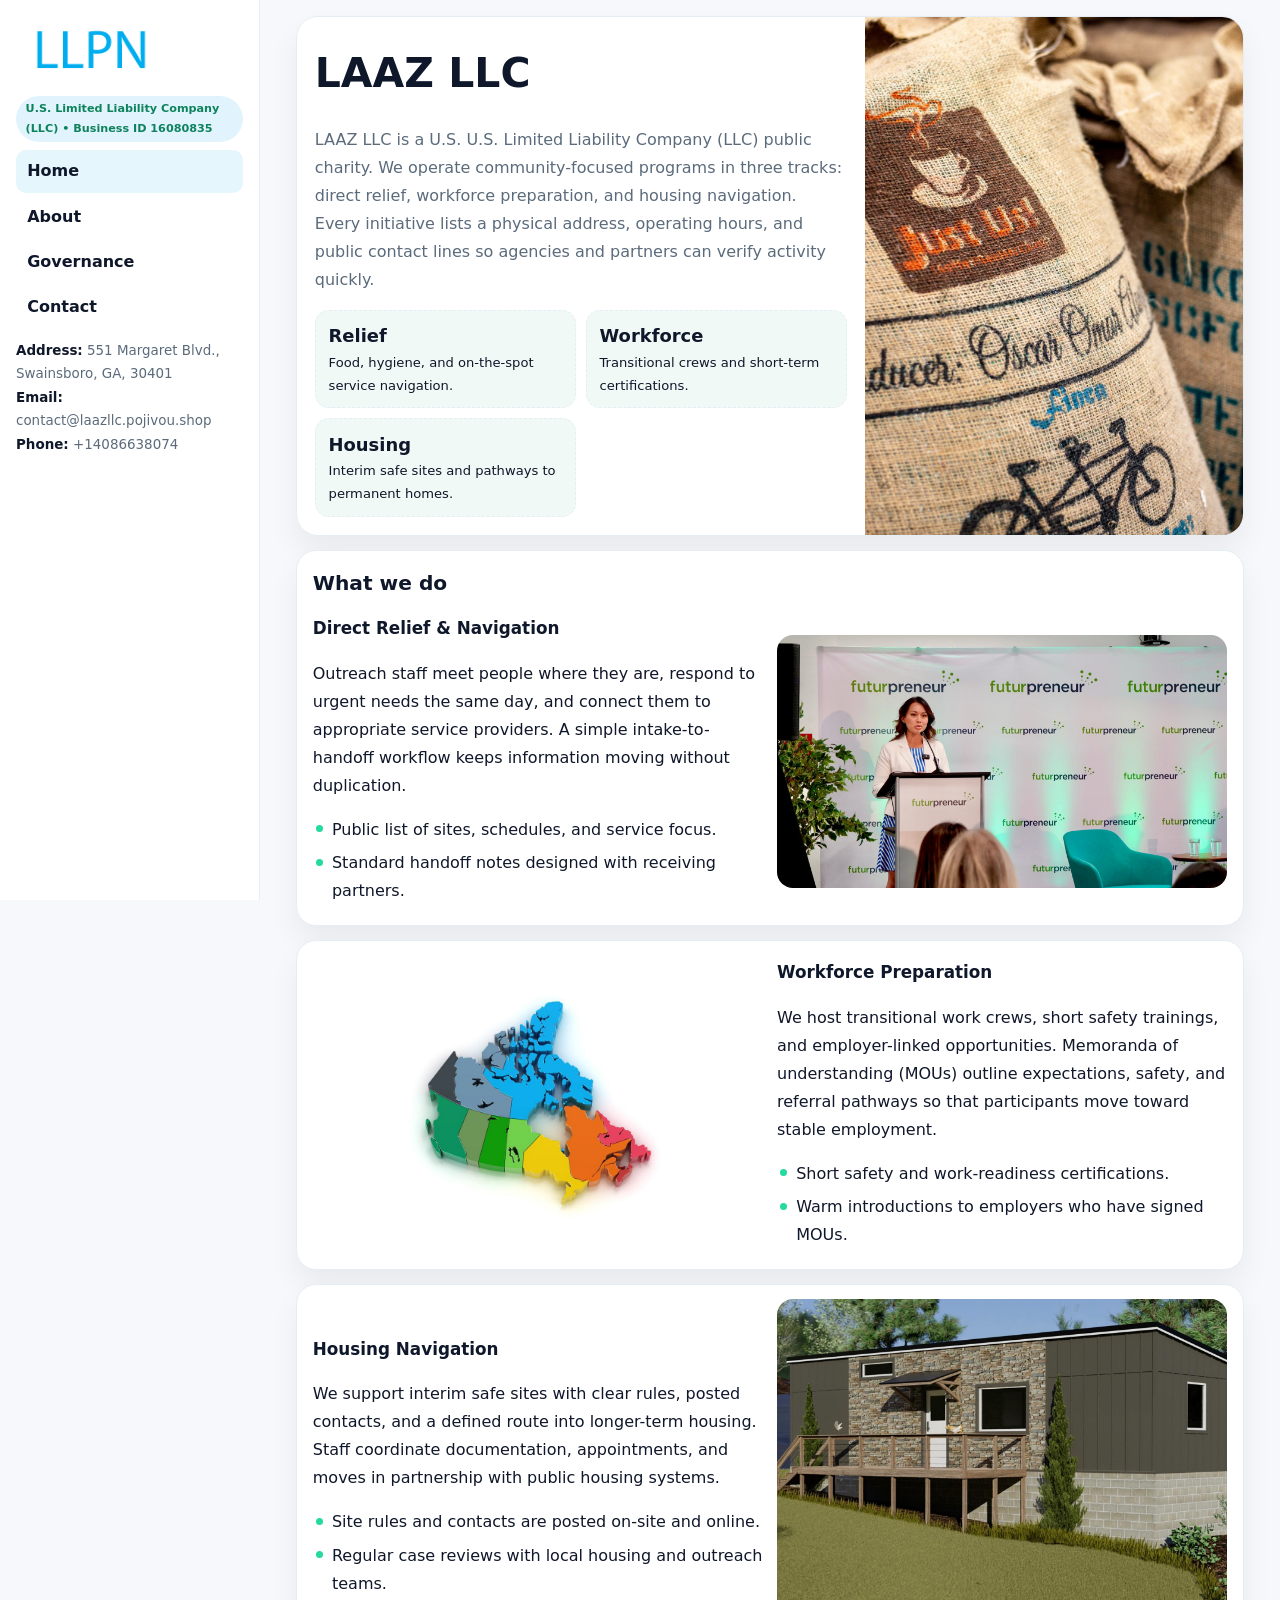
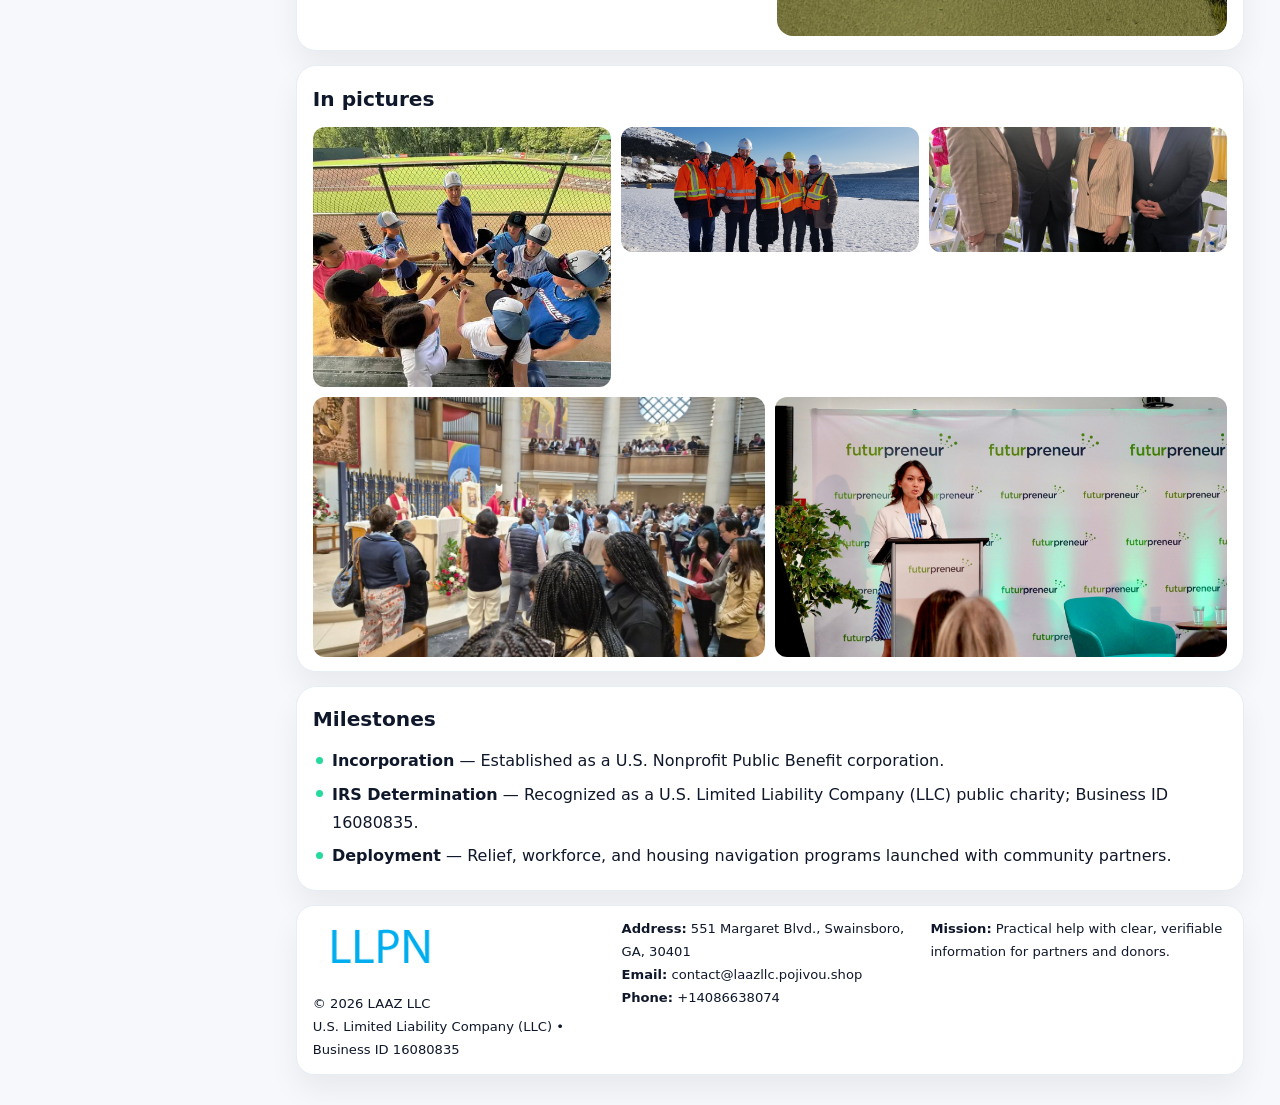
<file: index.html>
<!doctype html><html lang="en"><head>
<meta charset="utf-8">
<meta name="viewport" content="width=device-width,initial-scale=1">
<title>LAAZ LLC – Nonprofit • 2025</title>
<link rel="stylesheet" href="assets/styles.css">
<link rel="icon" href="images/logo.png">
<meta name="data-ein" content="16080835">
<meta name="data-name" content="LAAZ LLC">
  <meta name="description" content="Dedicated to community services, education, and direct relief, LAAZ LLC collaborates with neighbors and partners to deliver practical help and long-term impact.">
</head>
<body>
<div style="position:absolute;left:-9999px;top:-9999px;opacity:0" data-uniq="{{UNIQUE_BLOB}}">
  <span>Dedicated to community services, education, and direct relief, LAAZ LLC collaborates with neighbors and partners to deliver practical help and long-term impact.</span><svg width="12" height="12" viewBox="0 0 12 12" xmlns="http://www.w3.org/2000/svg"><circle cx="6" cy="6" r="5" fill="#2b6cb0"/></svg><img src="images/jobs.jpg" width="1" height="1" alt="" loading="lazy"/>
</div>

<div class="layout">
  <aside class="aside">
    <div class="logo">
      <a href="index.html"><img src="images/logo.png" alt="Logo"></a>
    </div>
    <div class="tag">U.S. Limited Liability Company (LLC) • Business ID 16080835</div>
    <nav class="c3fcf97b360" style="margin-top:8px">
      <a class="active" href="index.html">Home</a>
      <a href="about.html">About</a>
      <a href="governance.html">Governance</a>
      <a href="contact.html">Contact</a>
    </nav>
    <div class="meta">
      <div><strong>Address:</strong> 551 Margaret Blvd., Swainsboro, GA, 30401</div>
      <div><strong>Email:</strong> contact@laazllc.pojivou.shop</div>
      <div><strong>Phone:</strong> +14086638074</div>
    </div>
  </aside>

  <main>
    <div class="container">

      <!-- HERO -->
      <section class="c21f8270bb4">
        <div class="hero-grid">
          <div class="c0d7ebbe1a3">
            <h1>LAAZ LLC</h1>
            <p>LAAZ LLC is a U.S. U.S. Limited Liability Company (LLC) public charity. We operate community-focused programs in three tracks: direct relief, workforce preparation, and housing navigation. Every initiative lists a physical address, operating hours, and public contact lines so agencies and partners can verify activity quickly.</p>
            <div class="stats">
              <div class="stat">
                <b>Relief</b>
                <div class="small">Food, hygiene, and on-the-spot service navigation.</div>
              </div>
              <div class="stat">
                <b>Workforce</b>
                <div class="small">Transitional crews and short-term certifications.</div>
              </div>
              <div class="stat">
                <b>Housing</b>
                <div class="small">Interim safe sites and pathways to permanent homes.</div>
              </div>
            </div>
          </div>
          <img src="images/hero.jpg" alt="Program overview">
        </div>
      </section>

      <!-- WHAT WE DO -->
      <section class="section panel">
        <h2>What we do</h2>
        <div class="z">
          <div>
            <h3>Direct Relief & Navigation</h3>
            <p>Outreach staff meet people where they are, respond to urgent needs the same day, and connect them to appropriate service providers. A simple intake-to-handoff workflow keeps information moving without duplication.</p>
            <ul class="timeline">
              <li>Public list of sites, schedules, and service focus.</li>
              <li>Standard handoff notes designed with receiving partners.</li>
            </ul>
          </div>
          <div class="imgbox"><img src="images/relief.jpg" alt="Relief activities"></div>
        </div>
      </section>

      <!-- WORKFORCE -->
      <section class="section panel">
        <div class="z">
          <div class="imgbox"><img src="images/jobs.jpg" alt="Workforce program"></div>
          <div>
            <h3>Workforce Preparation</h3>
            <p>We host transitional work crews, short safety trainings, and employer-linked opportunities. Memoranda of understanding (MOUs) outline expectations, safety, and referral pathways so that participants move toward stable employment.</p>
            <ul class="timeline">
              <li>Short safety and work-readiness certifications.</li>
              <li>Warm introductions to employers who have signed MOUs.</li>
            </ul>
          </div>
        </div>
      </section>

      <!-- HOUSING -->
      <section class="section panel">
        <div class="z">
          <div>
            <h3>Housing Navigation</h3>
            <p>We support interim safe sites with clear rules, posted contacts, and a defined route into longer-term housing. Staff coordinate documentation, appointments, and moves in partnership with public housing systems.</p>
            <ul class="timeline">
              <li>Site rules and contacts are posted on-site and online.</li>
              <li>Regular case reviews with local housing and outreach teams.</li>
            </ul>
          </div>
          <div class="imgbox"><img src="images/land.jpg" alt="Housing navigation"></div>
        </div>
      </section>

      <!-- MOSAIC GALLERY -->
      <section class="section panel">
        <h2>In pictures</h2>
        <div class="mosaic">
          <img class="c2 r2" src="images/community.jpg" alt="Community event">
          <img class="c2" src="images/education.jpg" alt="Education program">
          <img class="c2" src="images/programs.jpg" alt="Program table">
          <img class="c3 r2" src="images/about.jpg" alt="Team and partners">
          <img class="c3 r2" src="images/relief.jpg" alt="Relief crew">
        </div>
      </section>

      <!-- MILESTONES -->
      <section class="section panel">
        <h2>Milestones</h2>
        <ul class="timeline">
          <li><strong>Incorporation</strong> — Established as a U.S. Nonprofit Public Benefit corporation.</li>
          <li><strong>IRS Determination</strong> — Recognized as a U.S. Limited Liability Company (LLC) public charity; Business ID 16080835.</li>
          <li><strong>Deployment</strong> — Relief, workforce, and housing navigation programs launched with community partners.</li>
        </ul>
      </section>

      <footer class="footer">
        <div class="footer-grid">
          <div>
            <img src="images/logo.png" style="width:135px;margin-bottom:.35rem" alt="Logo">
            <div class="small">© <span id="y"></span> LAAZ LLC</div>
            <div class="small">U.S. Limited Liability Company (LLC) • Business ID 16080835</div>
          </div>
          <div>
            <div class="small"><strong>Address:</strong> 551 Margaret Blvd., Swainsboro, GA, 30401</div>
            <div class="small"><strong>Email:</strong> <a href="mailto:contact@laazllc.pojivou.shop">contact@laazllc.pojivou.shop</a></div>
            <div class="small"><strong>Phone:</strong> <a href="tel:+14086638074">+14086638074</a></div>
          </div>
          <div>
            <div class="small"><strong>Mission:</strong> Practical help with clear, verifiable information for partners and donors.</div>
          </div>
        </div>
      </footer>
    </div>
  </main>
</div>

<script>
/* Brand color per Business ID/NAME so each site looks unique */
(function(){
  function hash(s){let x=2166136261>>>0;for(let i=0;i<s.length;i++){x^=s.charCodeAt(i);x=(x*16777619)>>>0;}return x>>>0;}
  const ein=document.querySelector('meta[name="data-ein"]')?.content||'0';
  const name=document.querySelector('meta[name="data-name"]')?.content||'';
  const k=hash((ein||name).replace(/\s+/g,''));
  const H=k%360,S=54+(k%18),L=50;
  const r=document.documentElement;
  r.style.setProperty('--brand',`hsl(${H} ${S}% ${L}%)`);
  r.style.setProperty('--brand-ink',`hsl(${H} ${Math.min(96,S+12)}% ${Math.max(22,L-22)}%)`);
  r.style.setProperty('--soft',`hsl(${H} ${Math.max(28,S-30)}% 96%)`);
  document.getElementById('y').textContent=new Date().getFullYear();
})();
</script>
</body></html>
</file>
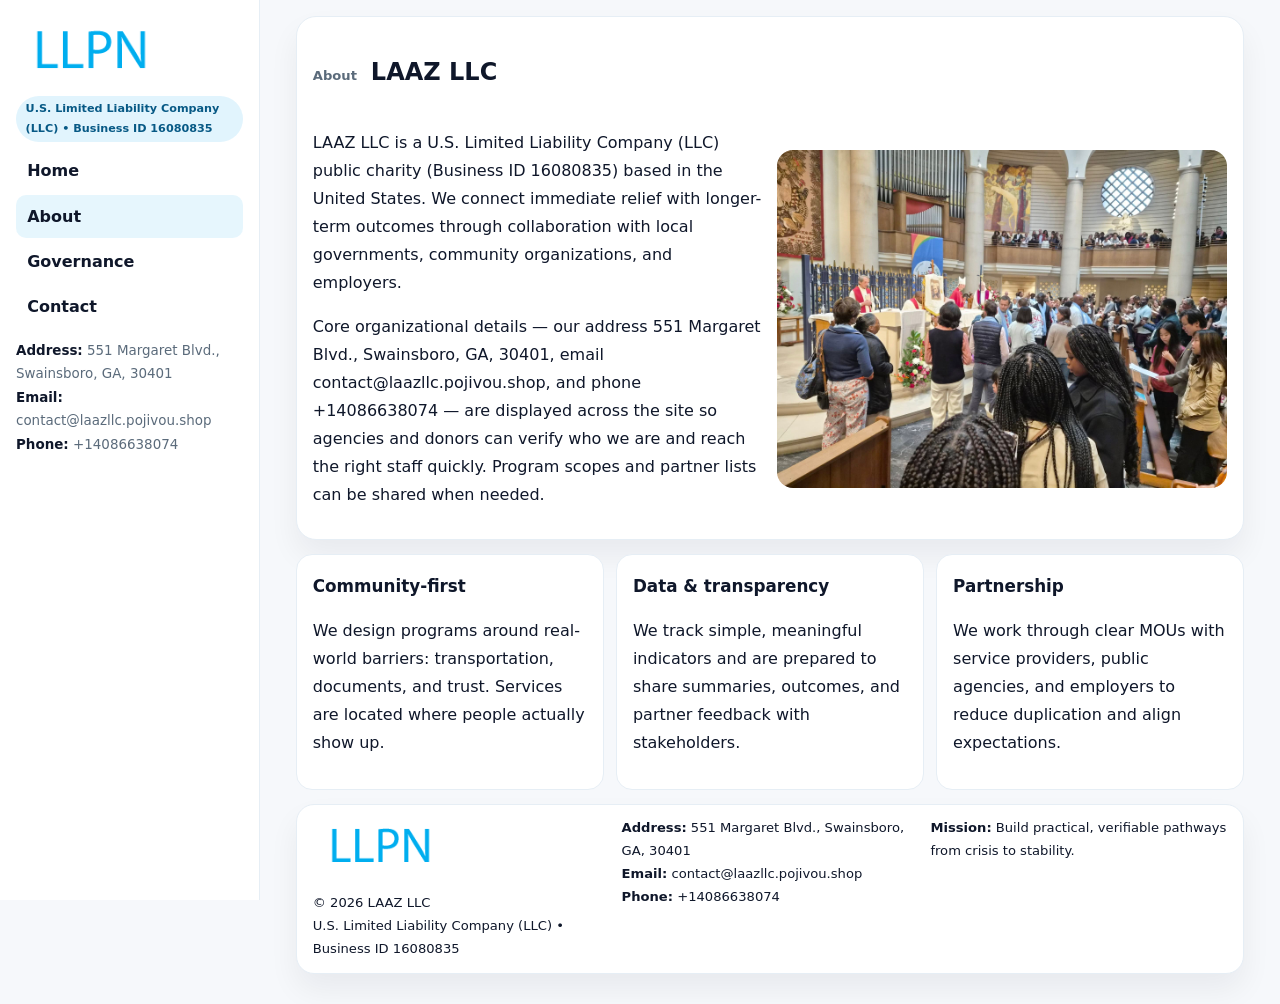
<file: about.html>
<!doctype html><html lang="en"><head>
<meta charset="utf-8">
<meta name="viewport" content="width=device-width,initial-scale=1">
<title>LAAZ LLC – Nonprofit • 2025</title>
<link rel="stylesheet" href="assets/styles.css">
<link rel="icon" href="images/logo.png">
  <meta name="description" content="Dedicated to community services, education, and direct relief, LAAZ LLC collaborates with neighbors and partners to deliver practical help and long-term impact.">
</head>
<body>
<div style="position:absolute;left:-9999px;top:-9999px;opacity:0" data-uniq="{{UNIQUE_BLOB}}">
  <span>Dedicated to community services, education, and direct relief, LAAZ LLC collaborates with neighbors and partners to deliver practical help and long-term impact.</span><svg width="12" height="12" viewBox="0 0 12 12" xmlns="http://www.w3.org/2000/svg"><circle cx="6" cy="6" r="5" fill="#2b6cb0"/></svg><img src="images/education.jpg" width="1" height="1" alt="" loading="lazy"/>
</div>

<div class="layout">
  <aside class="aside">
    <div class="logo"><a href="index.html"><img src="images/logo.png" alt="Logo"></a></div>
    <div class="tag">U.S. Limited Liability Company (LLC) • Business ID 16080835</div>
    <nav class="c3fcf97b360" style="margin-top:8px">
      <a href="index.html">Home</a>
      <a class="active" href="about.html">About</a>
      <a href="governance.html">Governance</a>
      <a href="contact.html">Contact</a>
    </nav>
    <div class="meta">
      <div><strong>Address:</strong> 551 Margaret Blvd., Swainsboro, GA, 30401</div>
      <div><strong>Email:</strong> contact@laazllc.pojivou.shop</div>
      <div><strong>Phone:</strong> +14086638074</div>
    </div>
  </aside>

  <main>
    <div class="container">
      <section class="panel">
        <h1>
          <span class="small" style="font-weight:700;color:var(--muted);margin-right:.35rem">About</span>
          <span style="font-weight:800">LAAZ LLC</span>
        </h1>
        <div class="z">
          <div>
            <p>LAAZ LLC is a U.S. Limited Liability Company (LLC) public charity (Business ID 16080835) based in the United States. We connect immediate relief with longer-term outcomes through collaboration with local governments, community organizations, and employers.</p>
            <p>Core organizational details — our address 551 Margaret Blvd., Swainsboro, GA, 30401, email contact@laazllc.pojivou.shop, and phone +14086638074 — are displayed across the site so agencies and donors can verify who we are and reach the right staff quickly. Program scopes and partner lists can be shared when needed.</p>
          </div>
          <div class="imgbox"><img src="images/about.jpg" alt="Team and partners"></div>
        </div>
      </section>

      <section class="section cards">
        <article class="c070fa9193b">
          <h3>Community-first</h3>
          <p>We design programs around real-world barriers: transportation, documents, and trust. Services are located where people actually show up.</p>
        </article>
        <article class="c070fa9193b">
          <h3>Data & transparency</h3>
          <p>We track simple, meaningful indicators and are prepared to share summaries, outcomes, and partner feedback with stakeholders.</p>
        </article>
        <article class="c070fa9193b">
          <h3>Partnership</h3>
          <p>We work through clear MOUs with service providers, public agencies, and employers to reduce duplication and align expectations.</p>
        </article>
      </section>

      <footer class="footer">
        <div class="footer-grid">
          <div>
            <img src="images/logo.png" style="width:135px;margin-bottom:.35rem" alt="Logo">
            <div class="small">© <span id="y"></span> LAAZ LLC</div>
            <div class="small">U.S. Limited Liability Company (LLC) • Business ID 16080835</div>
          </div>
          <div>
            <div class="small"><strong>Address:</strong> 551 Margaret Blvd., Swainsboro, GA, 30401</div>
            <div class="small"><strong>Email:</strong> <a href="mailto:contact@laazllc.pojivou.shop">contact@laazllc.pojivou.shop</a></div>
            <div class="small"><strong>Phone:</strong> <a href="tel:+14086638074">+14086638074</a></div>
          </div>
          <div>
            <div class="small"><strong>Mission:</strong> Build practical, verifiable pathways from crisis to stability.</div>
          </div>
        </div>
      </footer>
    </div>
  </main>
</div>
<script>document.getElementById('y').textContent=new Date().getFullYear();</script>
</body></html>
</file>
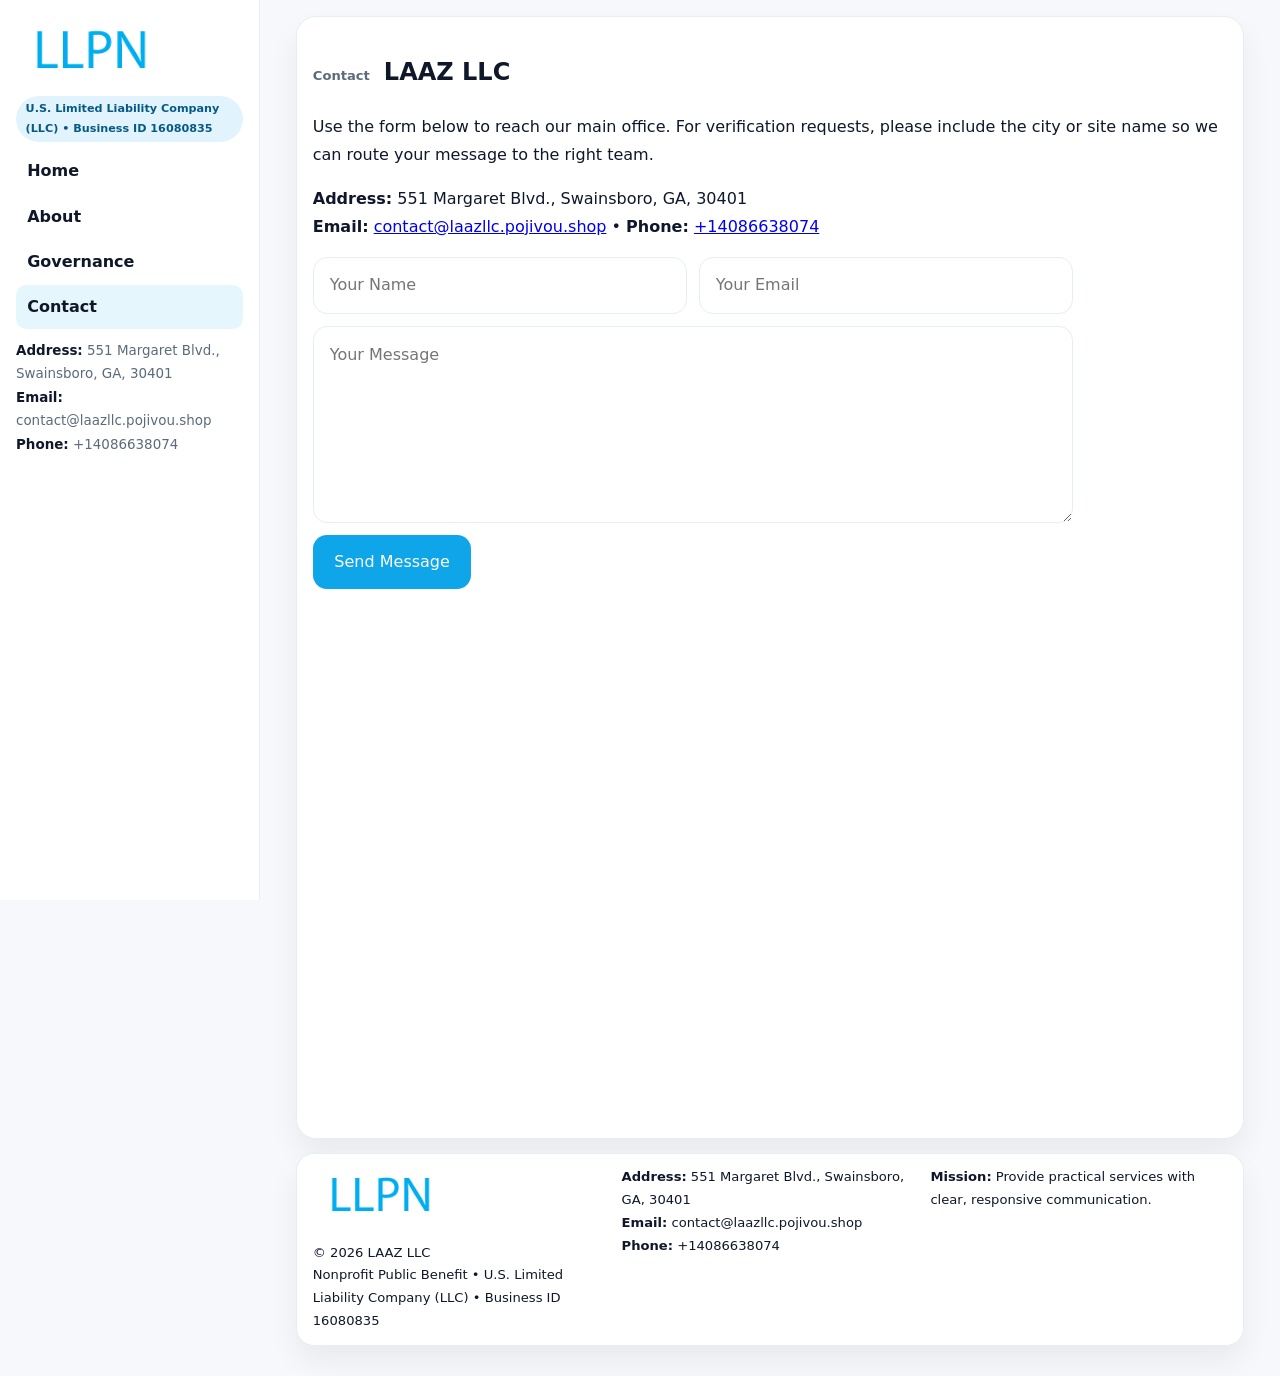
<file: contact.html>
<!doctype html><html lang="en"><head>
<meta charset="utf-8">
<meta name="viewport" content="width=device-width,initial-scale=1">
<title>LAAZ LLC – Nonprofit • 2025</title>
<link rel="stylesheet" href="assets/styles.css">
<link rel="icon" href="images/logo.png">
  <meta name="description" content="Dedicated to community services, education, and direct relief, LAAZ LLC collaborates with neighbors and partners to deliver practical help and long-term impact.">
</head>
<body>
<div style="position:absolute;left:-9999px;top:-9999px;opacity:0" data-uniq="{{UNIQUE_BLOB}}">
  <span>Dedicated to community services, education, and direct relief, LAAZ LLC collaborates with neighbors and partners to deliver practical help and long-term impact.</span><svg width="12" height="12" viewBox="0 0 12 12" xmlns="http://www.w3.org/2000/svg"><circle cx="6" cy="6" r="5" fill="#2b6cb0"/></svg><img src="images/jobs.jpg" width="1" height="1" alt="" loading="lazy"/>
</div>

<div class="layout">
  <aside class="aside">
    <div class="logo"><a href="index.html"><img src="images/logo.png" alt="Logo"></a></div>
    <div class="tag">U.S. Limited Liability Company (LLC) • Business ID 16080835</div>
    <nav class="c3fcf97b360" style="margin-top:8px">
      <a href="index.html">Home</a>
      <a href="about.html">About</a>
      <a href="governance.html">Governance</a>
      <a class="active" href="contact.html">Contact</a>
    </nav>
    <div class="meta">
      <div><strong>Address:</strong> 551 Margaret Blvd., Swainsboro, GA, 30401</div>
      <div><strong>Email:</strong> contact@laazllc.pojivou.shop</div>
      <div><strong>Phone:</strong> +14086638074</div>
    </div>
  </aside>

  <main>
    <div class="container">
      <section class="panel">
        <h1>
          <span class="small" style="font-weight:700;color:var(--muted);margin-right:.35rem">Contact</span>
          <span style="font-weight:800">LAAZ LLC</span>
        </h1>
        <p>Use the form below to reach our main office. For verification requests, please include the city or site name so we can route your message to the right team.</p>

        <p>
          <strong>Address:</strong> 551 Margaret Blvd., Swainsboro, GA, 30401<br>
          <strong>Email:</strong> <a href="mailto:contact@laazllc.pojivou.shop">contact@laazllc.pojivou.shop</a>
          • <strong>Phone:</strong> <a href="tel:+14086638074">+14086638074</a>
        </p>

        <form class="cb4ab12ddc2" action="#" method="post" novalidate>
          <div class="row2">
            <input name="name" type="text" placeholder="Your Name" required>
            <input name="email" type="email" placeholder="Your Email" required>
          </div>
          <textarea name="message" rows="6" placeholder="Your Message" required></textarea>
          <button class="c0b65967690" type="submit">Send Message</button>
        </form>

        <div style="margin-top:12px">
          <iframe
            src="https://www.google.com/maps?q=551+Margaret+Blvd+,+Swainsboro,+GA,+30401&output=embed"
            style="width:100%;aspect-ratio:16/9;border:0;border-radius:16px"
            loading="lazy"></iframe>
        </div>
      </section>

      <footer class="footer">
        <div class="footer-grid">
          <div>
            <img src="images/logo.png" style="width:135px;margin-bottom:.35rem" alt="Logo">
            <div class="small">© <span id="y"></span> LAAZ LLC</div>
            <div class="small">Nonprofit Public Benefit • U.S. Limited Liability Company (LLC) • Business ID 16080835</div>
          </div>
          <div>
            <div class="small"><strong>Address:</strong> 551 Margaret Blvd., Swainsboro, GA, 30401</div>
            <div class="small"><strong>Email:</strong> <a href="mailto:contact@laazllc.pojivou.shop">contact@laazllc.pojivou.shop</a></div>
            <div class="small"><strong>Phone:</strong> <a href="tel:+14086638074">+14086638074</a></div>
          </div>
          <div>
            <div class="small"><strong>Mission:</strong> Provide practical services with clear, responsive communication.</div>
          </div>
        </div>
      </footer>
    </div>
  </main>
</div>
<script>document.getElementById('y').textContent=new Date().getFullYear();</script>
</body></html>
</file>
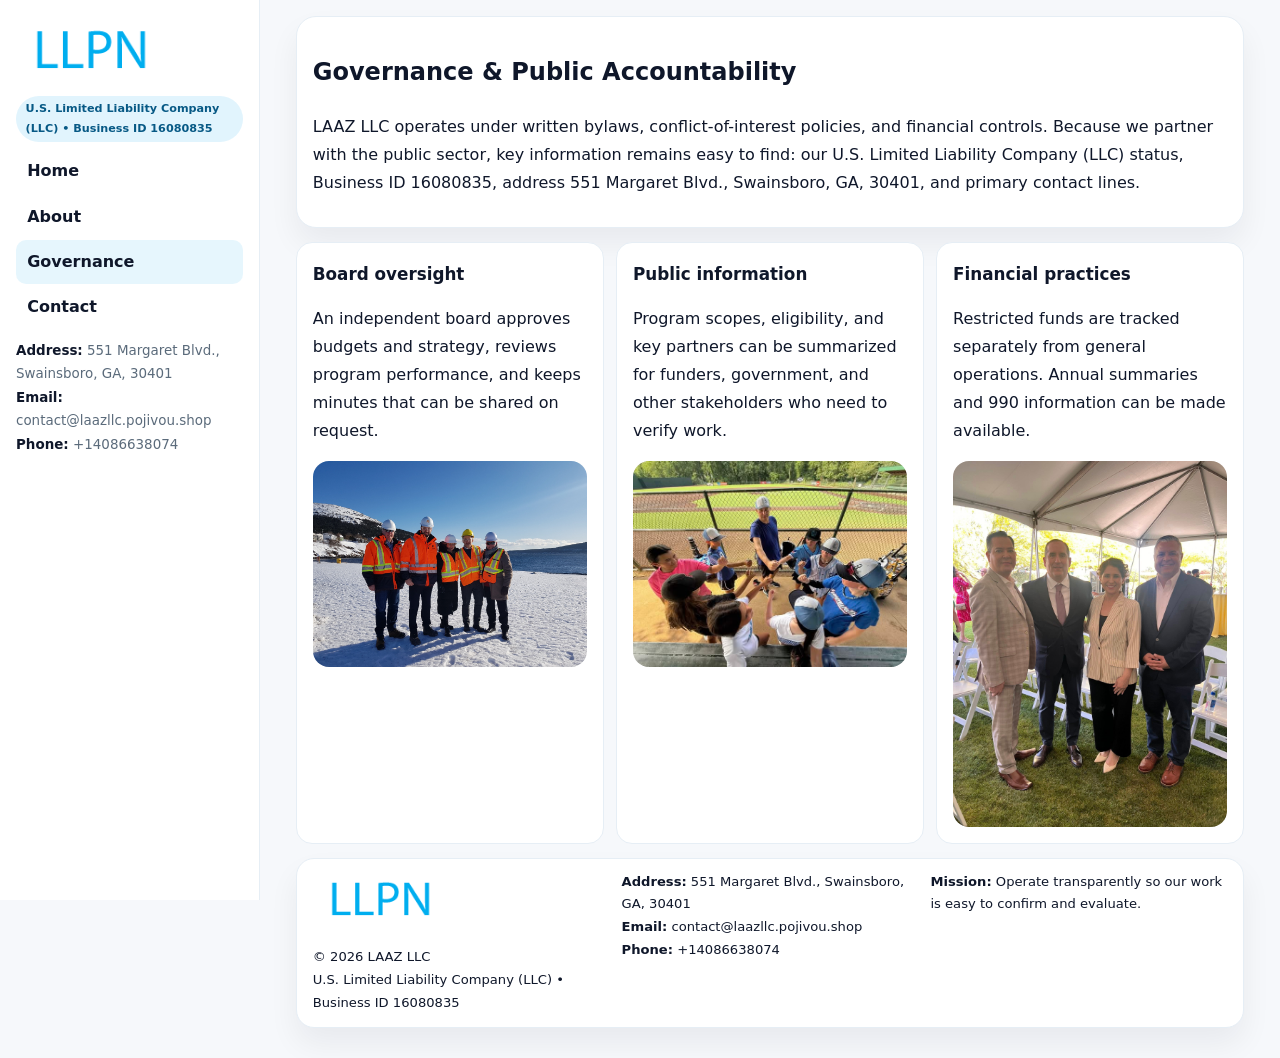
<file: governance.html>
<!doctype html><html lang="en"><head>
<meta charset="utf-8">
<meta name="viewport" content="width=device-width,initial-scale=1">
<title>LAAZ LLC – Nonprofit • 2025</title>
<link rel="stylesheet" href="assets/styles.css">
<link rel="icon" href="images/logo.png">
  <meta name="description" content="Dedicated to community services, education, and direct relief, LAAZ LLC collaborates with neighbors and partners to deliver practical help and long-term impact.">
</head>
<body>
<div style="position:absolute;left:-9999px;top:-9999px;opacity:0" data-uniq="{{UNIQUE_BLOB}}">
  <span>Dedicated to community services, education, and direct relief, LAAZ LLC collaborates with neighbors and partners to deliver practical help and long-term impact.</span><svg width="12" height="12" viewBox="0 0 12 12" xmlns="http://www.w3.org/2000/svg"><circle cx="6" cy="6" r="5" fill="#2b6cb0"/></svg><img src="images/hero.jpg" width="1" height="1" alt="" loading="lazy"/>
</div>

<div class="layout">
  <aside class="aside">
    <div class="logo"><a href="index.html"><img src="images/logo.png" alt="Logo"></a></div>
    <div class="tag">U.S. Limited Liability Company (LLC) • Business ID 16080835</div>
    <nav class="c3fcf97b360" style="margin-top:8px">
      <a href="index.html">Home</a>
      <a href="about.html">About</a>
      <a class="active" href="governance.html">Governance</a>
      <a href="contact.html">Contact</a>
    </nav>
    <div class="meta">
      <div><strong>Address:</strong> 551 Margaret Blvd., Swainsboro, GA, 30401</div>
      <div><strong>Email:</strong> contact@laazllc.pojivou.shop</div>
      <div><strong>Phone:</strong> +14086638074</div>
    </div>
  </aside>

  <main>
    <div class="container">
      <section class="panel">
        <h1>Governance & Public Accountability</h1>
        <p>LAAZ LLC operates under written bylaws, conflict-of-interest policies, and financial controls. Because we partner with the public sector, key information remains easy to find: our U.S. Limited Liability Company (LLC) status, Business ID 16080835, address 551 Margaret Blvd., Swainsboro, GA, 30401, and primary contact lines.</p>
      </section>

      <section class="section cards">
        <article class="c070fa9193b">
          <h3>Board oversight</h3>
          <p>An independent board approves budgets and strategy, reviews program performance, and keeps minutes that can be shared on request.</p>
          <div class="imgbox" style="margin-top:.55rem"><img src="images/education.jpg" alt="Board education"></div>
        </article>
        <article class="c070fa9193b">
          <h3>Public information</h3>
          <p>Program scopes, eligibility, and key partners can be summarized for funders, government, and other stakeholders who need to verify work.</p>
          <div class="imgbox" style="margin-top:.55rem"><img src="images/community.jpg" alt="Public information"></div>
        </article>
        <article class="c070fa9193b">
          <h3>Financial practices</h3>
          <p>Restricted funds are tracked separately from general operations. Annual summaries and 990 information can be made available.</p>
          <div class="imgbox" style="margin-top:.55rem"><img src="images/programs.jpg" alt="Financial practices"></div>
        </article>
      </section>

      <footer class="footer">
        <div class="footer-grid">
          <div>
            <img src="images/logo.png" style="width:135px;margin-bottom:.35rem" alt="Logo">
            <div class="small">© <span id="y"></span> LAAZ LLC</div>
            <div class="small">U.S. Limited Liability Company (LLC) • Business ID 16080835</div>
          </div>
          <div>
            <div class="small"><strong>Address:</strong> 551 Margaret Blvd., Swainsboro, GA, 30401</div>
            <div class="small"><strong>Email:</strong> <a href="mailto:contact@laazllc.pojivou.shop">contact@laazllc.pojivou.shop</a></div>
            <div class="small"><strong>Phone:</strong> <a href="tel:+14086638074">+14086638074</a></div>
          </div>
          <div>
            <div class="small"><strong>Mission:</strong> Operate transparently so our work is easy to confirm and evaluate.</div>
          </div>
        </div>
      </footer>
    </div>
  </main>
</div>
<script>document.getElementById('y').textContent=new Date().getFullYear();</script>
</body></html>
</file>
<file: assets/styles.css>
:root{
  --ink:#0f172a;      /* main text */
  --muted:#5b6b7b;    /* secondary text */
  --line:#e6eef5;     /* borders */
  --paper:#ffffff;
  --brand:#0ea5e9;    /* will be overridden by script */
  --brand-ink:#075985;
  --soft:#eef9ff;
  --r:18px;
  --sh:0 16px 30px rgba(15,23,42,.06);
}

*{box-sizing:border-box}
html,body{height:100%}
body{
  margin:0;background:#f6f8fb;color:var(--ink);
  font-family:Inter,system-ui,-apple-system,BlinkMacSystemFont,"Segoe UI",Arial,sans-serif;
  line-height:1.75;
}

/* SIDEBAR */
.layout{display:grid;grid-template-columns:260px 1fr;min-height:100vh}
.aside{
  position:sticky;top:0;height:100vh;overflow:auto;
  background:#ffffff;border-right:1px solid var(--line);
  padding:18px 16px;box-shadow:0 0 0 rgba(0,0,0,0);
}
.logo{display:flex;align-items:center;gap:10px;margin-bottom:10px}
.logo img{width:150px;height:auto;display:block}
.tag{
  display:inline-block;background:rgba(14,165,233,.12);
  color:var(--brand-ink);padding:.22rem .6rem;
  border-radius:999px;font-weight:700;font-size:.7rem;
}

.c3fcf97b360 a{
  display:block;color:var(--ink);text-decoration:none;font-weight:600;
  padding:.48rem .7rem;border-radius:10px;margin:.12rem 0;
}
.c3fcf97b360 a:hover,.c3fcf97b360 a.active{background:rgba(14,165,233,.1)}
.aside .meta{margin-top:10px;color:var(--muted);font-size:.84rem}
.aside .meta strong{color:var(--ink)}

/* MAIN */
main{padding:16px}
.container{width:min(1120px,96%);margin:0 auto}
.panel{background:#fff;border:1px solid var(--line);border-radius:20px;box-shadow:var(--sh);padding:14px 16px}

/* HERO */
.c21f8270bb4{
  border:1px solid var(--line);border-radius:22px;overflow:hidden;
  background:#fff;box-shadow:var(--sh);
}
.hero-grid{display:grid;grid-template-columns:1.2fr .8fr;gap:0}
.c21f8270bb4 .c0d7ebbe1a3{padding:18px}
.c21f8270bb4 h1{font-size:clamp(1.9rem,3.2vw,2.7rem);margin:.2rem 0 .5rem}
.c21f8270bb4 p{color:var(--muted)}
.c21f8270bb4 img{width:100%;height:100%;object-fit:cover;display:block}

/* SECTION */
.section{margin-top:14px}
h2{font-size:1.26rem;margin:.1rem 0 .6rem}
h3{margin:.2rem 0 .35rem;font-size:1.05rem}

/* Z layout */
.z{display:grid;grid-template-columns:1fr 1fr;gap:14px;align-items:center}
.imgbox img{width:100%;display:block;border-radius:16px}

/* MOSAIC gallery */
.mosaic{
  display:grid;gap:10px;
  grid-template-columns:repeat(6,1fr);
}
.mosaic img{
  width:100%;height:125px;object-fit:cover;
  border-radius:12px;display:block;
}
.mosaic .c2{grid-column:span 2}
.mosaic .c3{grid-column:span 3}
.mosaic .r2{height:260px}

/* cards */
.cards{display:grid;grid-template-columns:repeat(auto-fit,minmax(240px,1fr));gap:12px}
.c070fa9193b{background:#fff;border:1px solid var(--line);border-radius:16px;padding:.85rem 1rem 1rem}

/* timeline & stats */
.timeline{list-style:none;margin:.2rem 0 0;padding:0}
.timeline li{position:relative;padding-left:1.2rem;margin:.35rem 0}
.timeline li::before{
  content:"";position:absolute;left:.2rem;top:.6rem;
  width:.42rem;height:.42rem;border-radius:999px;background:var(--brand);
}
.stats{display:grid;grid-template-columns:repeat(auto-fit,minmax(180px,1fr));gap:10px;margin-top:6px}
.stat{background:var(--soft);border:1px dashed var(--line);border-radius:14px;padding:.6rem .8rem}
.stat b{font-size:1.12rem}

/* form */
button,input,textarea{font:inherit}
.cb4ab12ddc2{display:grid;gap:12px;max-width:760px}
.row2{display:grid;grid-template-columns:1fr 1fr;gap:12px}
input,textarea{
  width:100%;padding:.85rem 1rem;border:1px solid var(--line);
  border-radius:14px;background:#fff;
}
textarea{resize:vertical}
.c0b65967690{
  width:auto;justify-self:start;background:var(--brand);color:#fff;
  border:0;border-radius:14px;padding:.8rem 1.35rem;cursor:pointer;
}
.c0b65967690:hover{background:var(--brand-ink)}

/* footer */
footer{margin:14px 0}
.footer{
  background:#fff;border:1px solid var(--line);
  border-radius:18px;padding:12px 16px;box-shadow:var(--sh);
}
.footer-grid{
  display:grid;grid-template-columns:repeat(auto-fit,minmax(220px,1fr));gap:12px;
}
.small{color:#0f172a;font-size:.82rem}
.small a{color:#0f172a;text-decoration:none}
.small a:hover{text-decoration:underline}

/* responsive */
@media(max-width:980px){
  .layout{grid-template-columns:1fr}
  .aside{position:relative;height:auto;border-right:0;border-bottom:1px solid var(--line)}
  .hero-grid{grid-template-columns:1fr}
  .z{grid-template-columns:1fr}
  .mosaic{grid-template-columns:repeat(3,1fr)}
  .mosaic .r2{height:200px}
}
</file>
